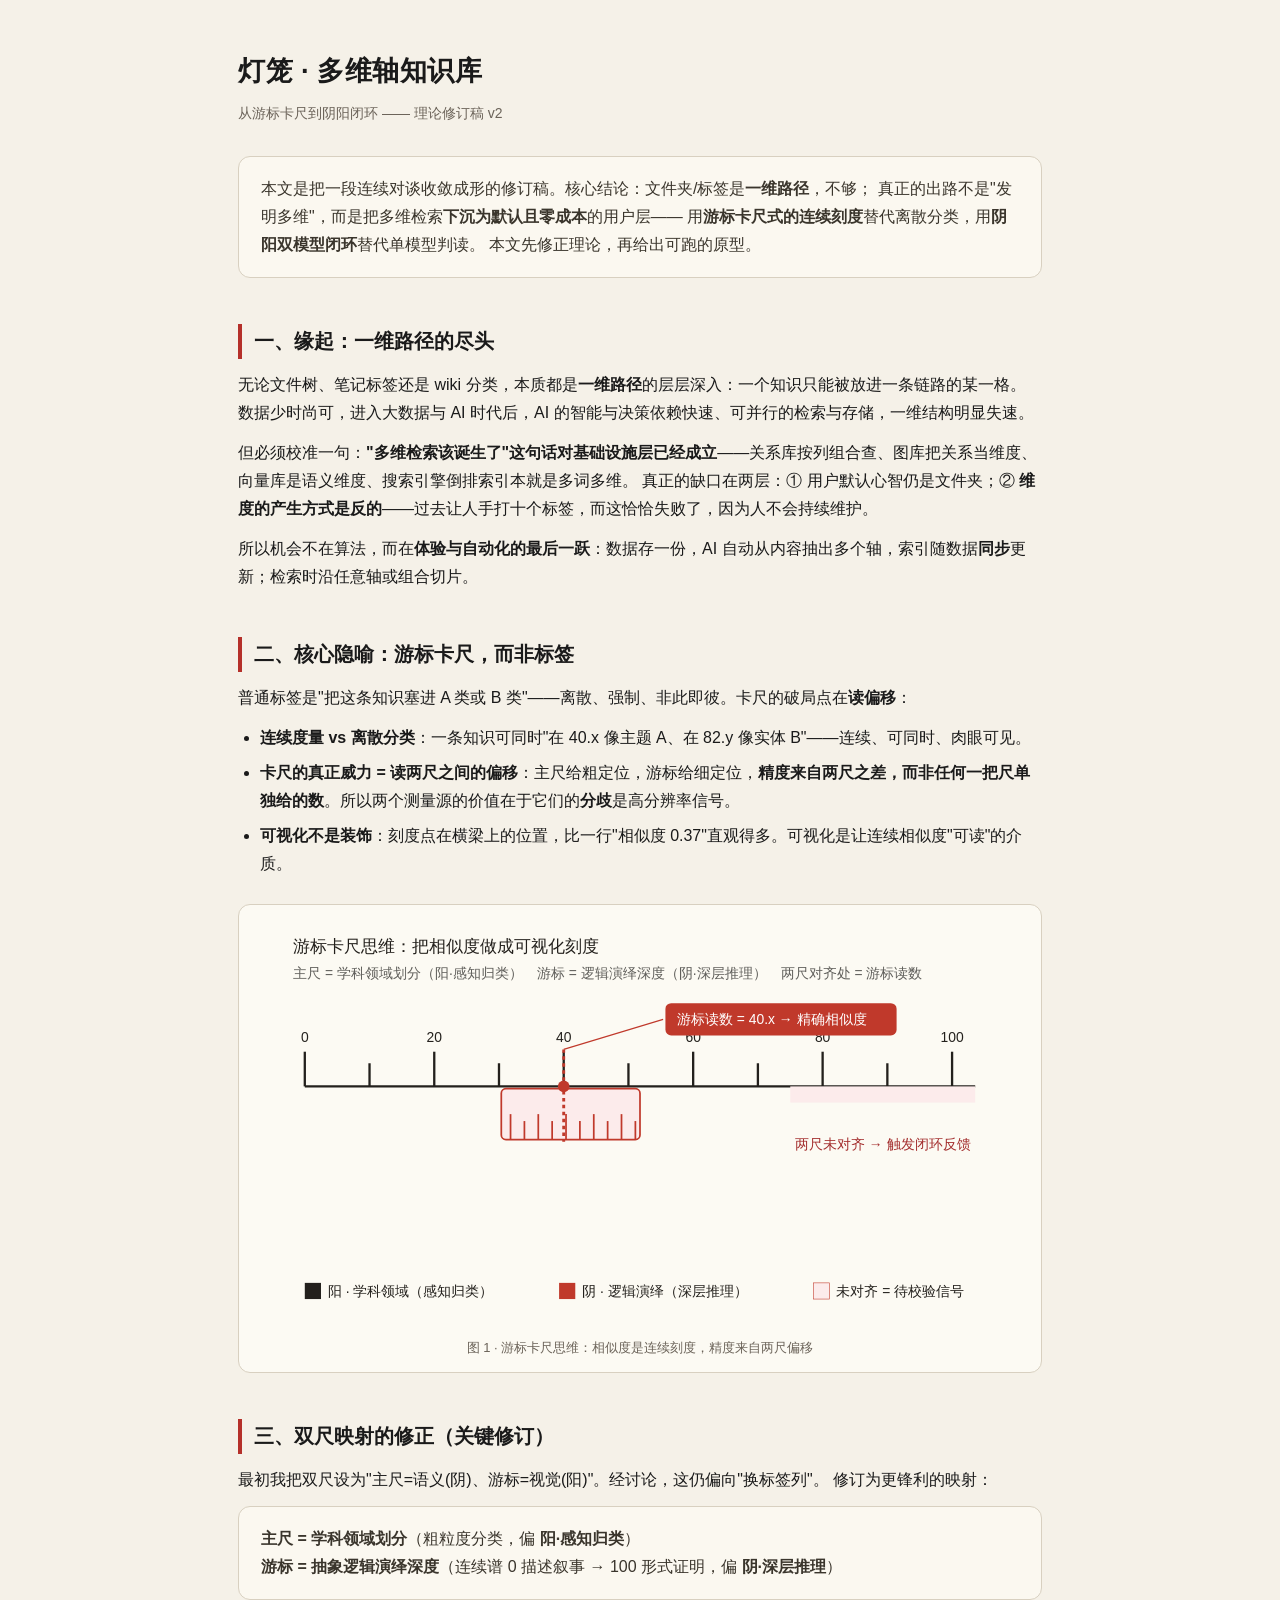
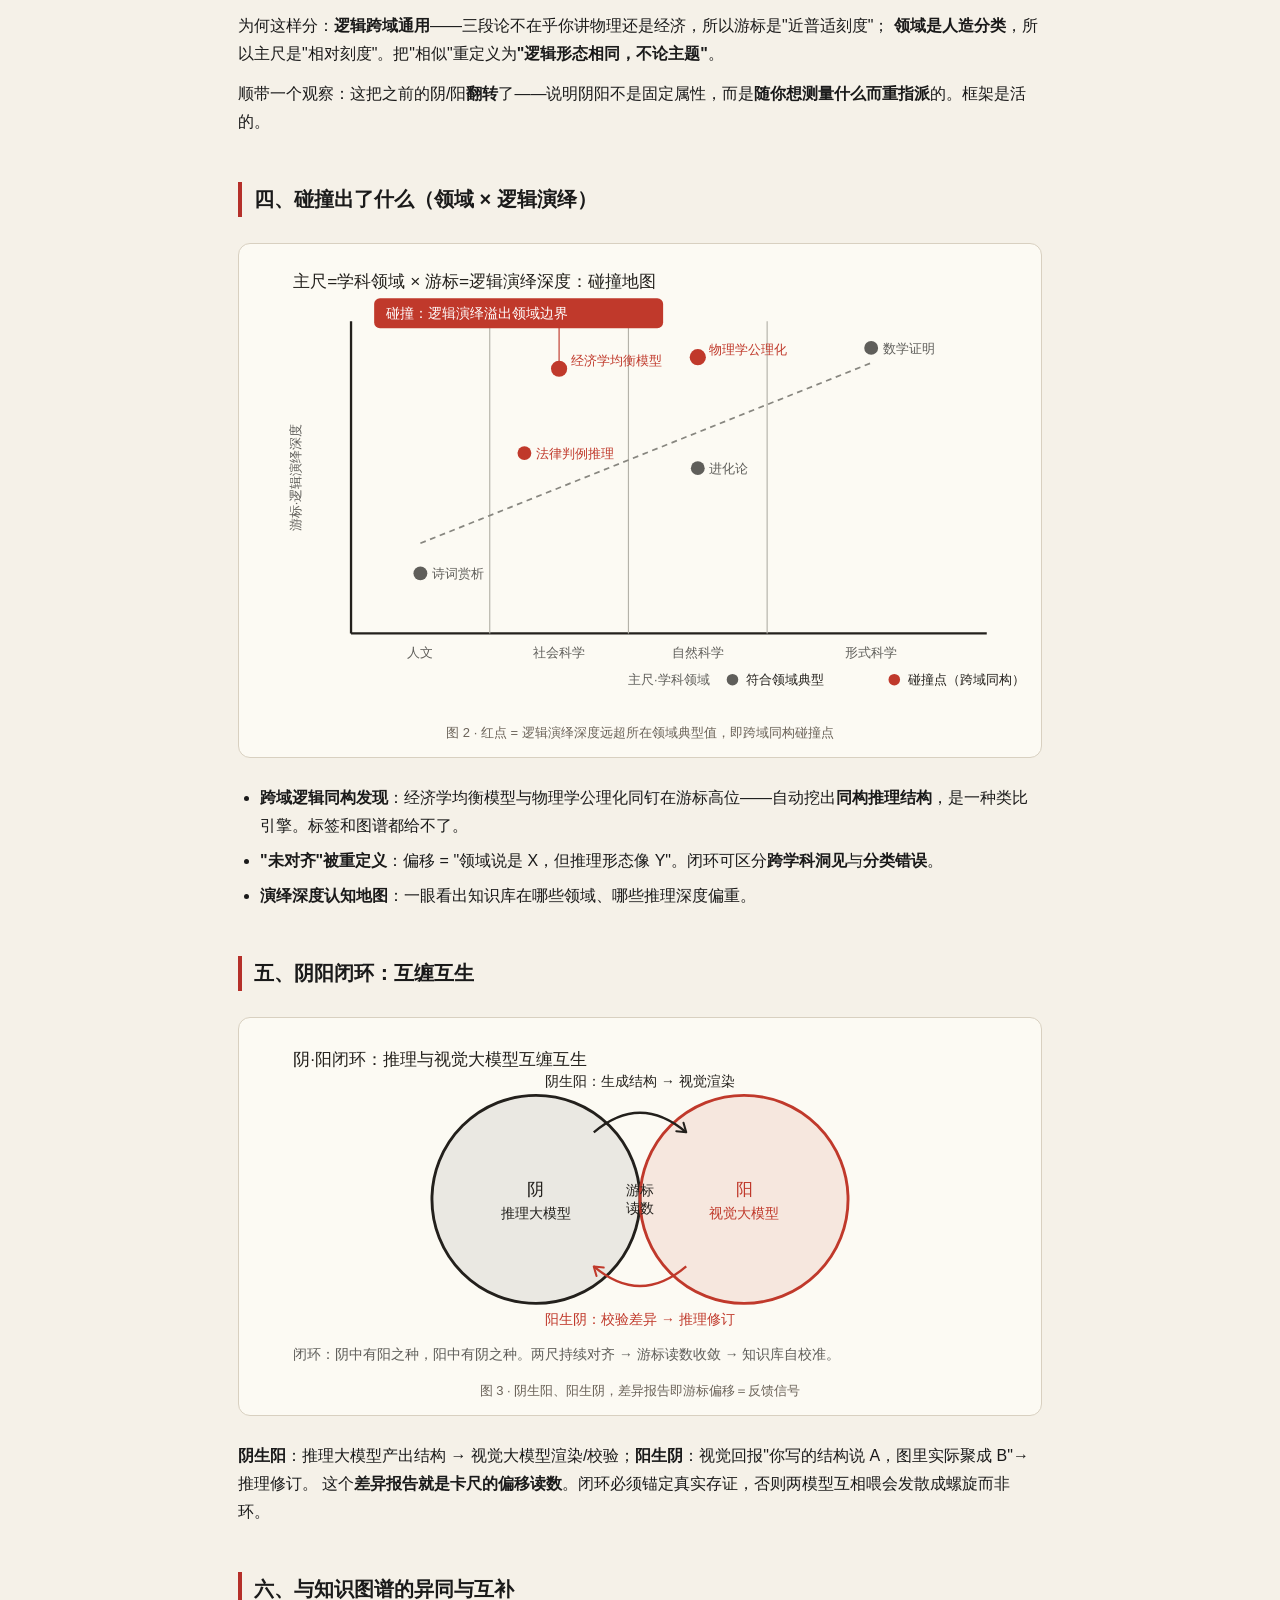
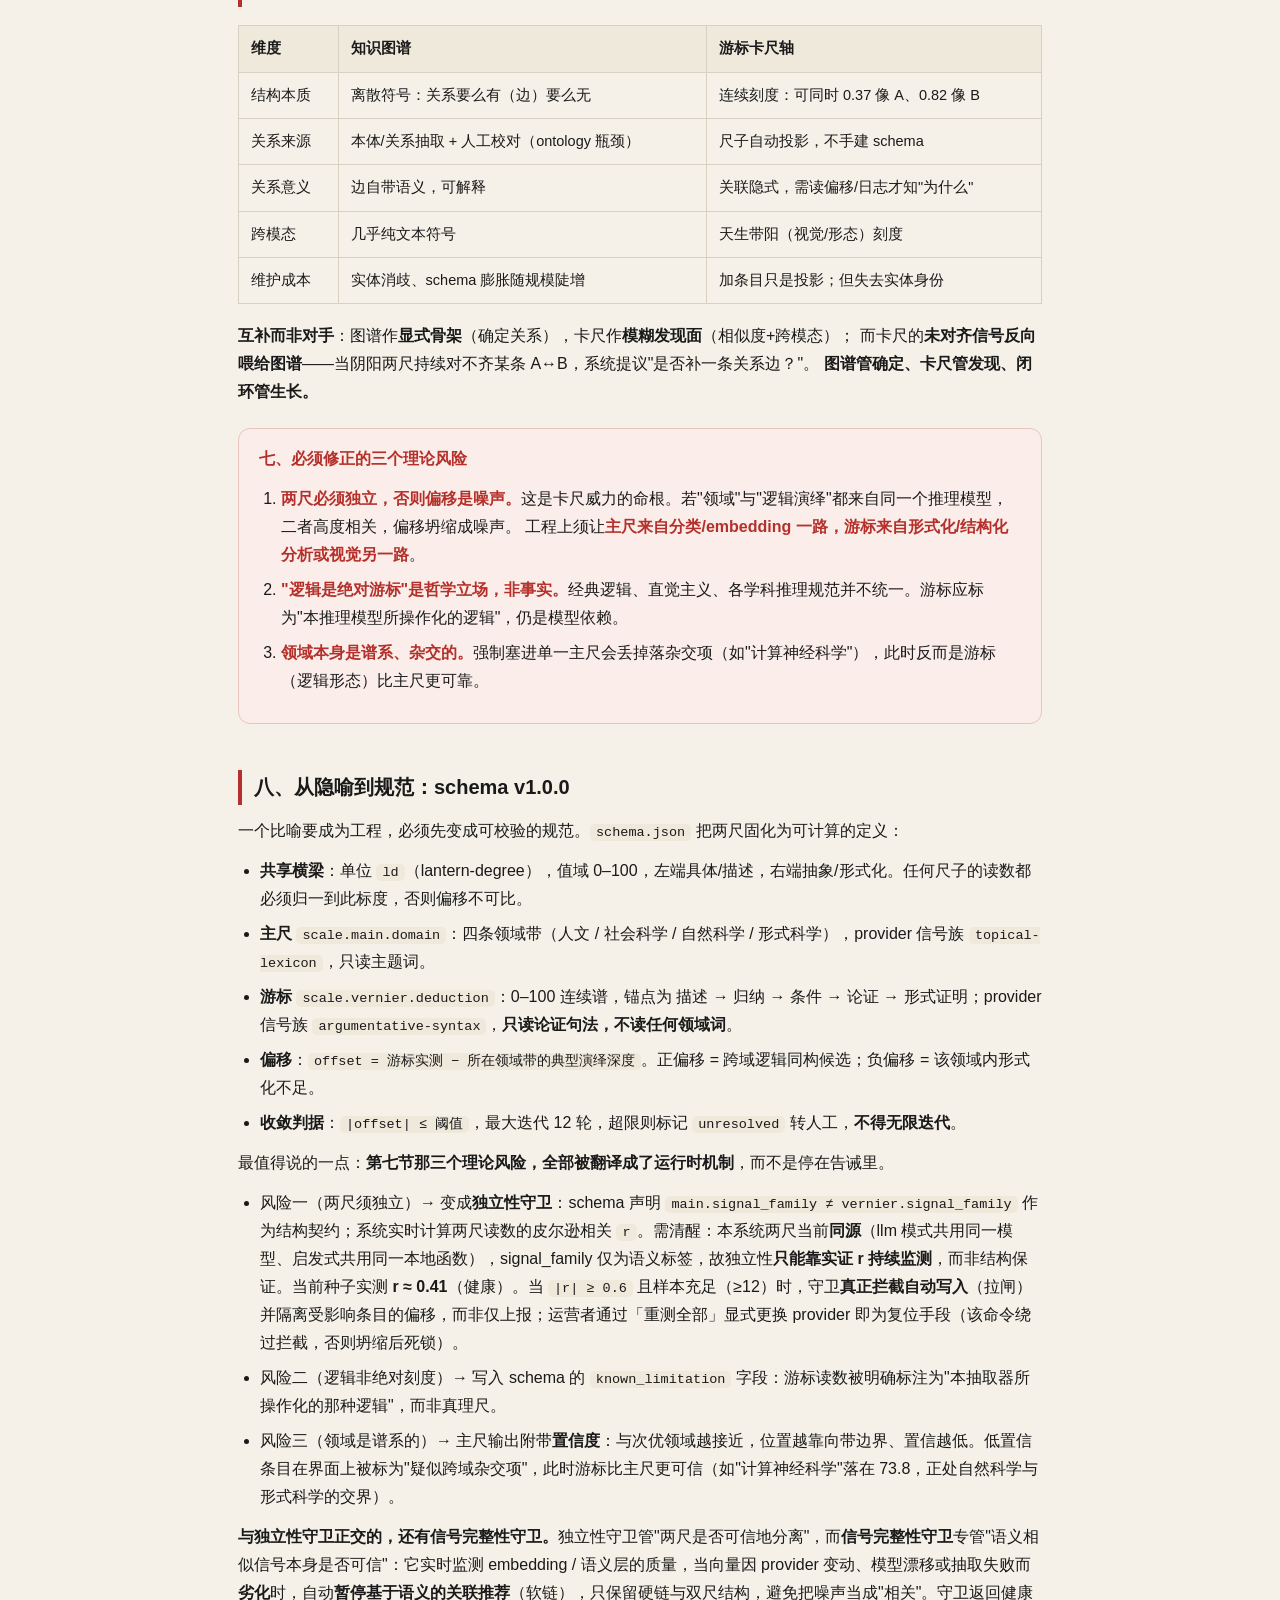
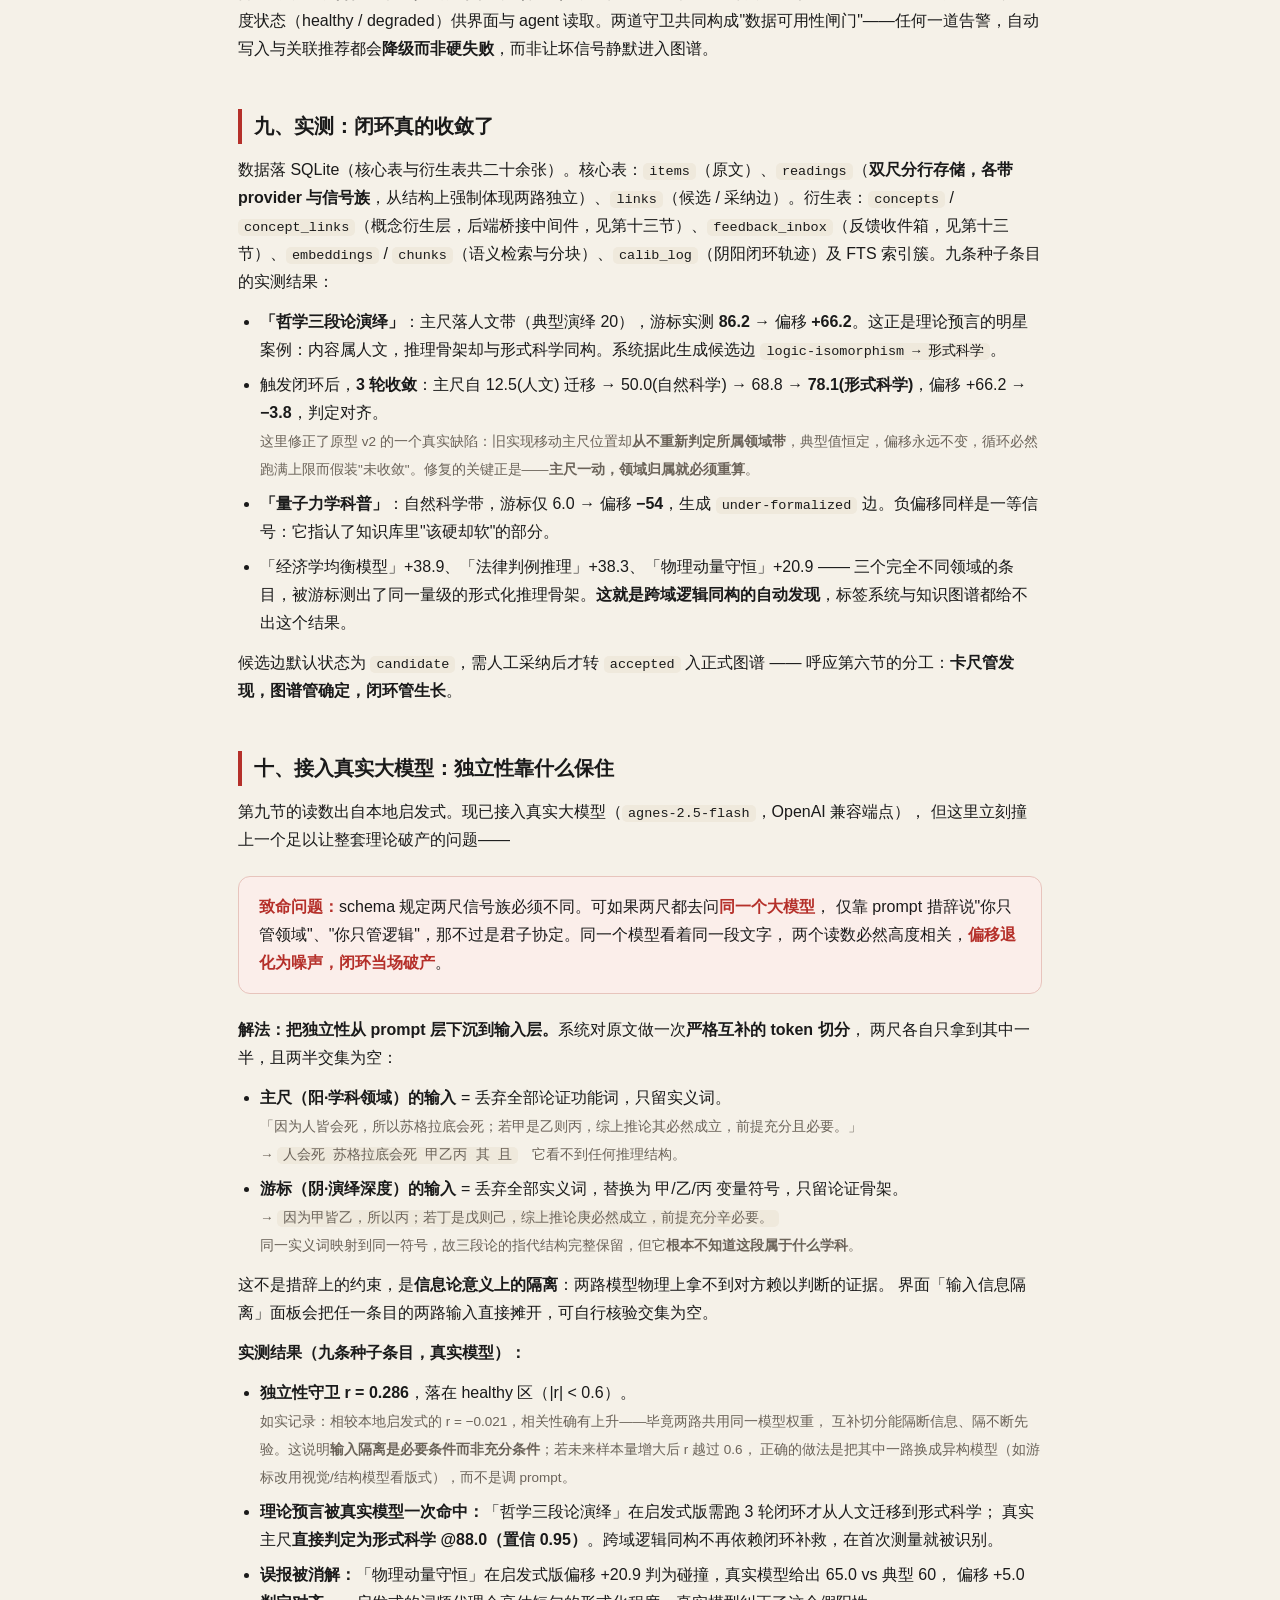
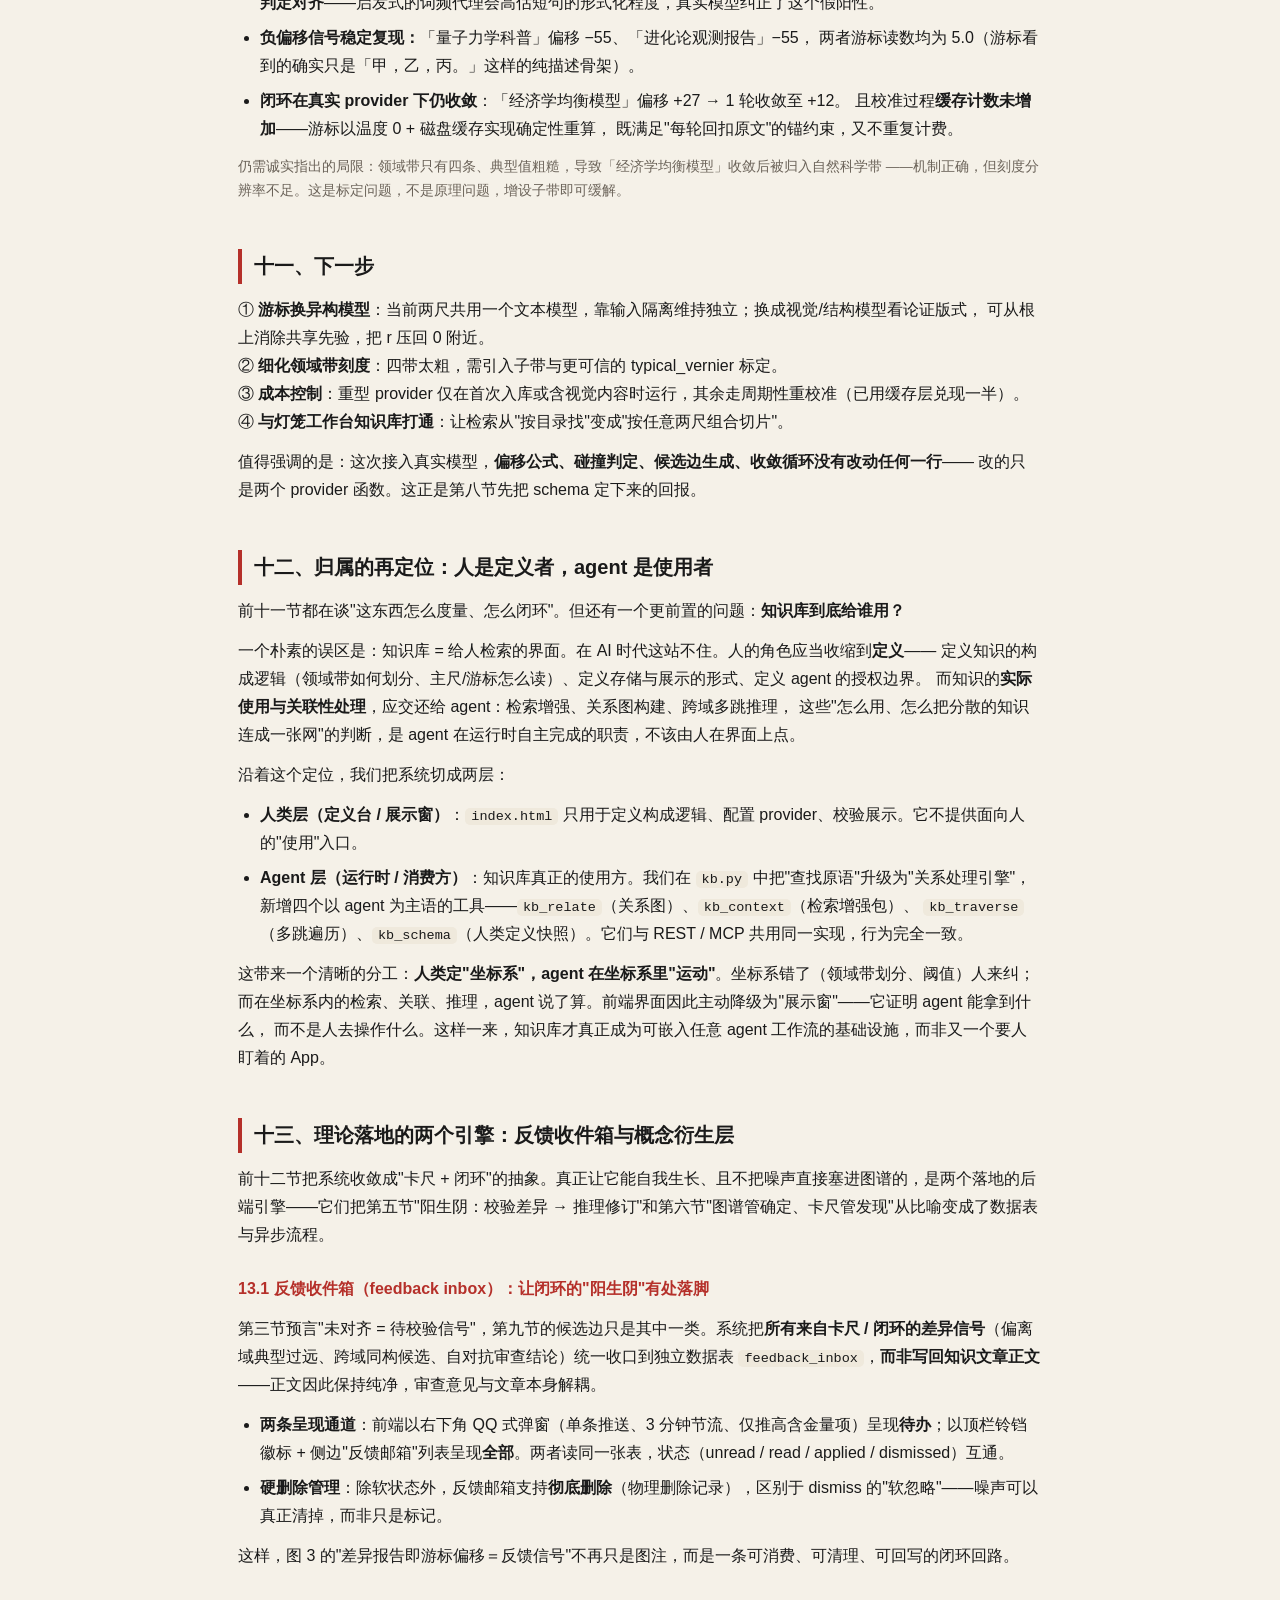
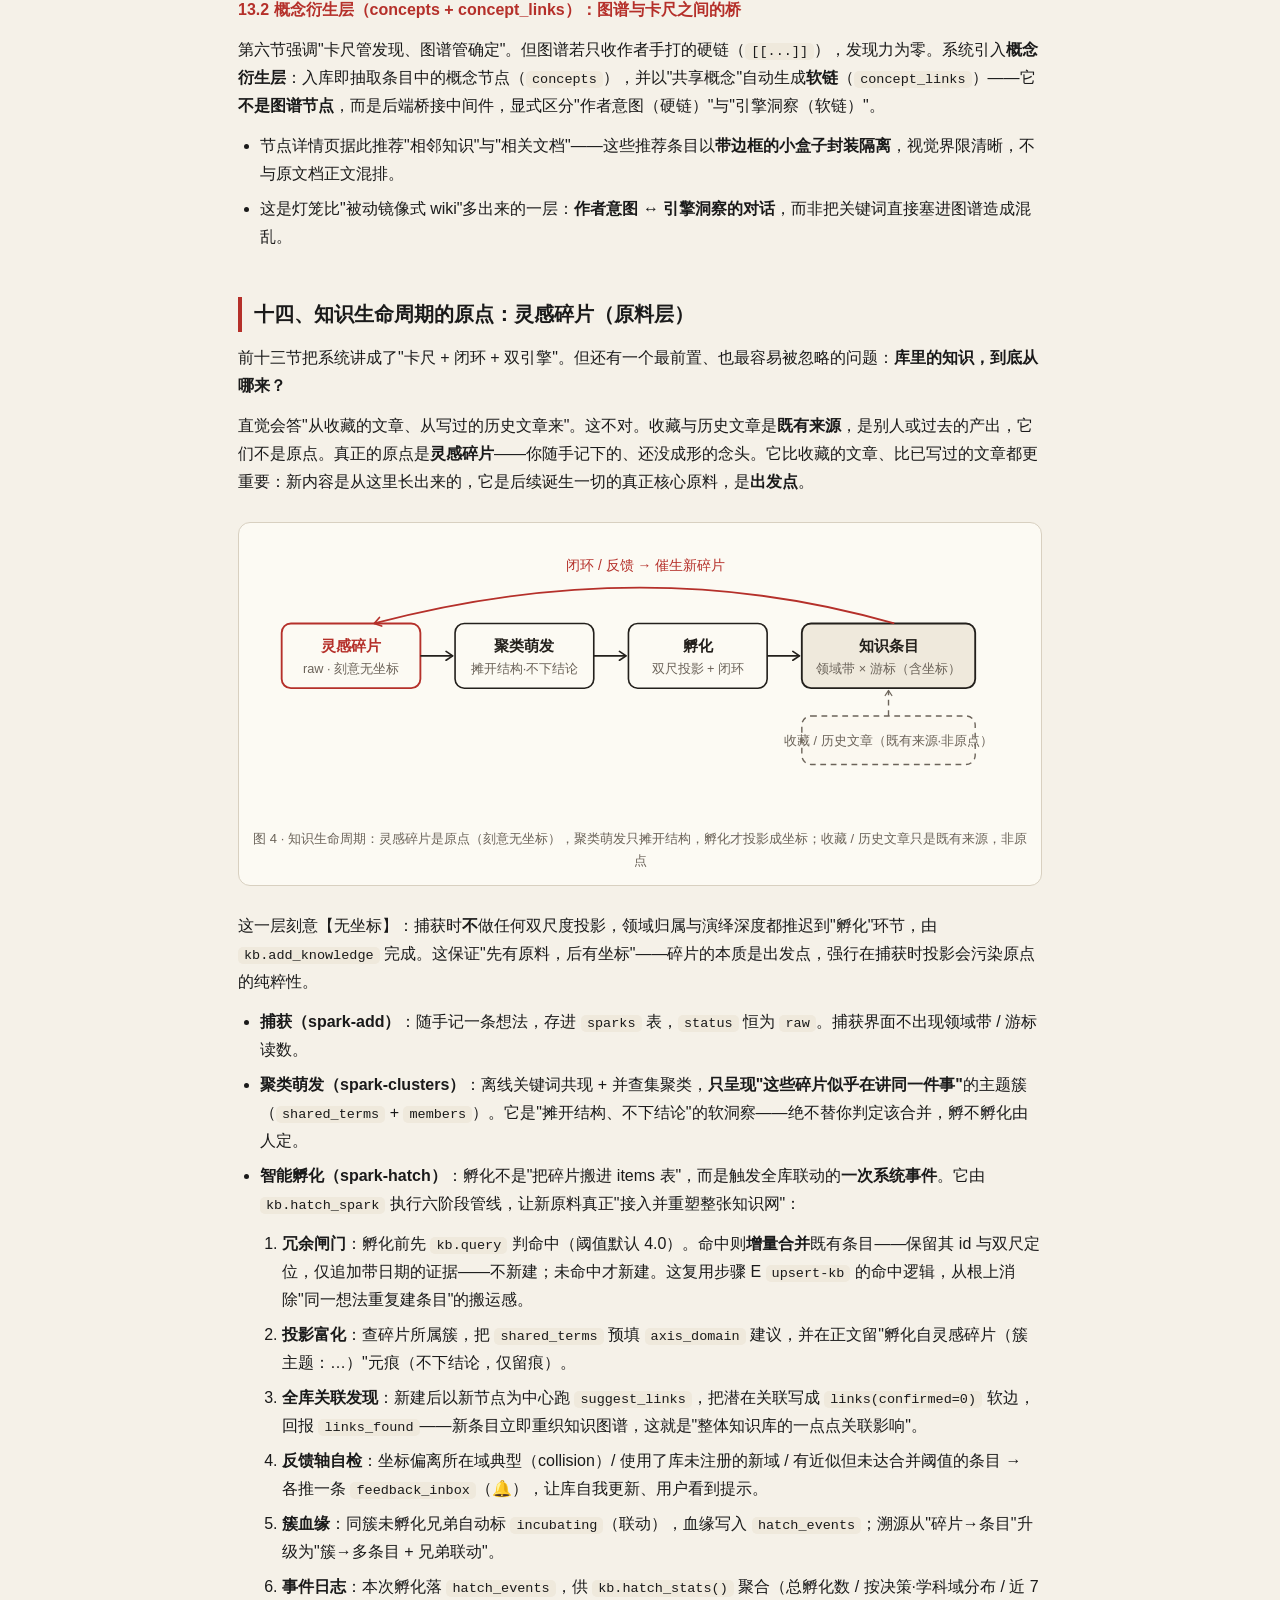
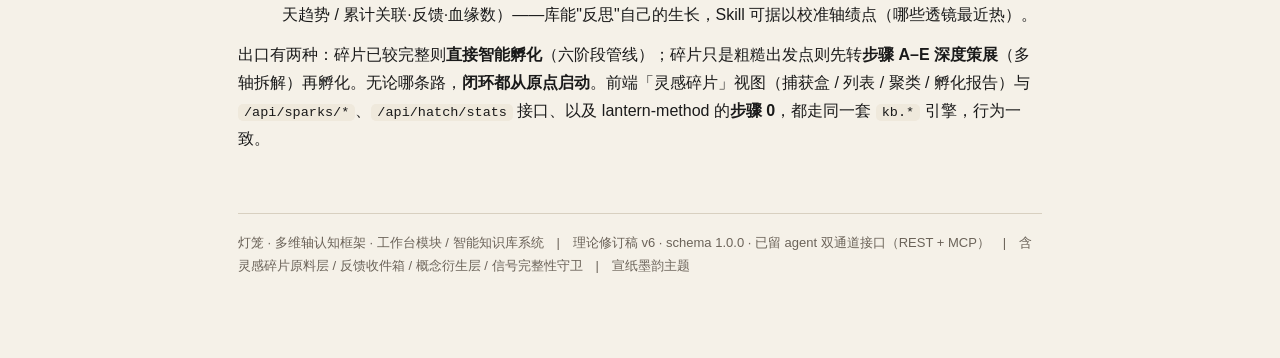
<file: web/theory.html>
<!DOCTYPE html>
<html lang="zh-CN">
<head>
<meta charset="UTF-8">
<meta name="viewport" content="width=device-width, initial-scale=1.0">
<title>灯笼·多维轴知识库：从游标卡尺到阴阳闭环（理论修订稿）</title>
<style>
  :root{
    --paper:#F5F1E8; --ink:#1A1A1A; --muted:#6B6359;
    --cinnabar:#B5302A; --line:#D8D0C0;
  }
  *{box-sizing:border-box;}
  body{
    margin:0; background:var(--paper); color:var(--ink);
    font-family:-apple-system,"PingFang SC","Microsoft YaHei",sans-serif;
    line-height:1.75; font-size:16px;
  }
  .wrap{max-width:860px; margin:0 auto; padding:48px 28px 80px;}
  h1{font-size:27px; font-weight:600; letter-spacing:.5px; margin:0 0 6px;}
  h2{font-size:20px; font-weight:600; margin:46px 0 12px; padding-left:12px; border-left:4px solid var(--cinnabar);}
  h3{font-size:16px; font-weight:600; margin:26px 0 8px; color:var(--cinnabar);}
  p{margin:12px 0;}
  .sub{color:var(--muted); font-size:14px; margin-bottom:30px;}
  .lead{background:#FBF8F0; border:1px solid var(--line); border-radius:12px; padding:18px 22px; color:#3a352c;}
  .fig{margin:26px 0; padding:8px; border:1px solid var(--line); border-radius:12px; background:#FCFAF3;}
  .fig svg{display:block; width:100%; height:auto;}
  .cap{font-size:13px; color:var(--muted); text-align:center; padding:8px 4px 4px;}
  table{width:100%; border-collapse:collapse; margin:18px 0; font-size:14.5px;}
  th,td{border:1px solid var(--line); padding:10px 12px; vertical-align:top; text-align:left;}
  th{background:#EFE9DC; font-weight:600;}
  .warn{background:#FBEEEA; border:1px solid #E7C4BC; border-radius:12px; padding:16px 20px; margin:22px 0;}
  .warn b{color:var(--cinnabar);}
  .tag{display:inline-block; font-size:12px; padding:2px 9px; border-radius:999px; background:#EFE9DC; color:#5b5346; margin-right:6px;}
  code{background:#EFE9DC; padding:1px 6px; border-radius:5px; font-size:13.5px;}
  ol,ul{margin:12px 0; padding-left:22px;}
  li{margin:7px 0;}
  footer{margin-top:60px; padding-top:18px; border-top:1px solid var(--line); color:var(--muted); font-size:13px;}
  .muted{color:var(--muted); font-size:13.5px;}
</style>
</head>
<body>
<div class="wrap">

  <h1>灯笼 · 多维轴知识库</h1>
  <div class="sub">从游标卡尺到阴阳闭环 —— 理论修订稿 v2</div>

  <div class="lead">
    本文是把一段连续对谈收敛成形的修订稿。核心结论：文件夹/标签是<b>一维路径</b>，不够；
    真正的出路不是"发明多维"，而是把多维检索<b>下沉为默认且零成本</b>的用户层——
    用<b>游标卡尺式的连续刻度</b>替代离散分类，用<b>阴阳双模型闭环</b>替代单模型判读。
    本文先修正理论，再给出可跑的原型。
  </div>

  <h2>一、缘起：一维路径的尽头</h2>
  <p>无论文件树、笔记标签还是 wiki 分类，本质都是<b>一维路径</b>的层层深入：一个知识只能被放进一条链路的某一格。
  数据少时尚可，进入大数据与 AI 时代后，AI 的智能与决策依赖快速、可并行的检索与存储，一维结构明显失速。</p>
  <p>但必须校准一句：<b>"多维检索该诞生了"这句话对基础设施层已经成立</b>——关系库按列组合查、图库把关系当维度、向量库是语义维度、搜索引擎倒排索引本就是多词多维。
  真正的缺口在两层：① 用户默认心智仍是文件夹；② <b>维度的产生方式是反的</b>——过去让人手打十个标签，而这恰恰失败了，因为人不会持续维护。</p>
  <p>所以机会不在算法，而在<b>体验与自动化的最后一跃</b>：数据存一份，AI 自动从内容抽出多个轴，索引随数据<b>同步</b>更新；检索时沿任意轴或组合切片。</p>

  <h2>二、核心隐喻：游标卡尺，而非标签</h2>
  <p>普通标签是"把这条知识塞进 A 类或 B 类"——离散、强制、非此即彼。卡尺的破局点在<b>读偏移</b>：</p>
  <ul>
    <li><b>连续度量 vs 离散分类</b>：一条知识可同时"在 40.x 像主题 A、在 82.y 像实体 B"——连续、可同时、肉眼可见。</li>
    <li><b>卡尺的真正威力 = 读两尺之间的偏移</b>：主尺给粗定位，游标给细定位，<b>精度来自两尺之差，而非任何一把尺单独给的数</b>。所以两个测量源的价值在于它们的<b>分歧</b>是高分辨率信号。</li>
    <li><b>可视化不是装饰</b>：刻度点在横梁上的位置，比一行"相似度 0.37"直观得多。可视化是让连续相似度"可读"的介质。</li>
  </ul>

  <div class="fig">
    <svg viewBox="0 0 680 360" width="100%" xmlns="http://www.w3.org/2000/svg" role="img">
      <title>游标卡尺思维：把相似度做成可视化刻度</title>
      <text x="40" y="34" font-size="15" font-weight="500" fill="#23201C">游标卡尺思维：把相似度做成可视化刻度</text>
      <text x="40" y="56" font-size="12" fill="#5F5E5A">主尺 = 学科领域划分（阳·感知归类）　游标 = 逻辑演绎深度（阴·深层推理）　两尺对齐处 = 游标读数</text>
      <line x1="50" y1="150" x2="630" y2="150" stroke="#23201C" stroke-width="2"/>
      <g stroke="#23201C" stroke-width="2">
        <line x1="50" y1="120" x2="50" y2="150"/><line x1="106" y1="130" x2="106" y2="150"/>
        <line x1="162" y1="120" x2="162" y2="150"/><line x1="218" y1="130" x2="218" y2="150"/>
        <line x1="274" y1="120" x2="274" y2="150"/><line x1="330" y1="130" x2="330" y2="150"/>
        <line x1="386" y1="120" x2="386" y2="150"/><line x1="442" y1="130" x2="442" y2="150"/>
        <line x1="498" y1="120" x2="498" y2="150"/><line x1="554" y1="130" x2="554" y2="150"/>
        <line x1="610" y1="120" x2="610" y2="150"/>
      </g>
      <g fill="#23201C" font-size="12" text-anchor="middle">
        <text x="50" y="112">0</text><text x="162" y="112">20</text><text x="274" y="112">40</text><text x="386" y="112">60</text><text x="498" y="112">80</text><text x="610" y="112">100</text>
      </g>
      <rect x="220" y="152" width="120" height="44" rx="4" fill="#FCEBEB" stroke="#C0392B" stroke-width="1.5"/>
      <g stroke="#C0392B" stroke-width="1.5">
        <line x1="228" y1="174" x2="228" y2="196"/><line x1="240" y1="180" x2="240" y2="196"/>
        <line x1="252" y1="174" x2="252" y2="196"/><line x1="264" y1="180" x2="264" y2="196"/>
        <line x1="276" y1="174" x2="276" y2="196"/><line x1="288" y1="180" x2="288" y2="196"/>
        <line x1="300" y1="174" x2="300" y2="196"/><line x1="312" y1="180" x2="312" y2="196"/>
        <line x1="324" y1="174" x2="324" y2="196"/><line x1="336" y1="180" x2="336" y2="196"/>
      </g>
      <line x1="274" y1="118" x2="274" y2="198" stroke="#C0392B" stroke-width="2.5" stroke-dasharray="3 3"/>
      <circle cx="274" cy="150" r="5" fill="#C0392B"/>
      <line x1="274" y1="118" x2="360" y2="92" stroke="#C0392B" stroke-width="1"/>
      <rect x="362" y="78" width="200" height="28" rx="5" fill="#C0392B"/>
      <text x="372" y="96" font-size="12" fill="#FFFFFF">游标读数 = 40.x → 精确相似度</text>
      <rect x="470" y="150" width="160" height="14" fill="#FCEBEB"/>
      <text x="550" y="204" font-size="12" fill="#A32D2D" text-anchor="middle">两尺未对齐 → 触发闭环反馈</text>
      <g font-size="12" fill="#23201C">
        <rect x="50" y="320" width="14" height="14" fill="#23201C"/><text x="70" y="331">阳 · 学科领域（感知归类）</text>
        <rect x="270" y="320" width="14" height="14" fill="#C0392B"/><text x="290" y="331">阴 · 逻辑演绎（深层推理）</text>
        <rect x="490" y="320" width="14" height="14" fill="#FCEBEB" stroke="#C0392B" stroke-width="0.5"/><text x="510" y="331">未对齐 = 待校验信号</text>
      </g>
    </svg>
    <div class="cap">图 1 · 游标卡尺思维：相似度是连续刻度，精度来自两尺偏移</div>
  </div>

  <h2>三、双尺映射的修正（关键修订）</h2>
  <p>最初我把双尺设为"主尺=语义(阴)、游标=视觉(阳)"。经讨论，这仍偏向"换标签列"。
  修订为更锋利的映射：</p>
  <div class="lead">
    <p style="margin:0"><b>主尺 = 学科领域划分</b>（粗粒度分类，偏 <b>阳·感知归类</b>）<br>
    <b>游标 = 抽象逻辑演绎深度</b>（连续谱 0 描述叙事 → 100 形式证明，偏 <b>阴·深层推理</b>）</p>
  </div>
  <p>为何这样分：<b>逻辑跨域通用</b>——三段论不在乎你讲物理还是经济，所以游标是"近普适刻度"；
  <b>领域是人造分类</b>，所以主尺是"相对刻度"。把"相似"重定义为<b>"逻辑形态相同，不论主题"</b>。</p>
  <p>顺带一个观察：这把之前的阴/阳<b>翻转</b>了——说明阴阳不是固定属性，而是<b>随你想测量什么而重指派</b>的。框架是活的。</p>

  <h2>四、碰撞出了什么（领域 × 逻辑演绎）</h2>
  <div class="fig">
    <svg viewBox="0 0 680 400" width="100%" xmlns="http://www.w3.org/2000/svg" role="img">
      <title>主尺=学科领域 × 游标=逻辑演绎深度：碰撞地图</title>
      <text x="40" y="30" font-size="15" font-weight="500" fill="#23201C">主尺=学科领域 × 游标=逻辑演绎深度：碰撞地图</text>
      <line x1="90" y1="330" x2="640" y2="330" stroke="#23201C" stroke-width="2"/>
      <line x1="90" y1="60" x2="90" y2="330" stroke="#23201C" stroke-width="2"/>
      <g stroke="#B4B2A9" stroke-width="1">
        <line x1="210" y1="60" x2="210" y2="330"/><line x1="330" y1="60" x2="330" y2="330"/><line x1="450" y1="60" x2="450" y2="330"/>
      </g>
      <g fill="#5F5E5A" font-size="11" text-anchor="middle">
        <text x="150" y="350">人文</text><text x="270" y="350">社会科学</text><text x="390" y="350">自然科学</text><text x="540" y="350">形式科学</text>
      </g>
      <text x="46" y="195" font-size="11" fill="#5F5E5A" text-anchor="middle" transform="rotate(-90 46 195)">游标·逻辑演绎深度</text>
      <text x="365" y="374" font-size="11" fill="#5F5E5A" text-anchor="middle">主尺·学科领域</text>
      <line x1="150" y1="252" x2="540" y2="96" stroke="#888780" stroke-width="1.5" stroke-dasharray="5 4"/>
      <g fill="#5F5E5A">
        <circle cx="150" cy="278" r="6"/><text x="160" y="282" font-size="11" fill="#5F5E5A">诗词赏析</text>
        <circle cx="540" cy="83" r="6"/><text x="550" y="87" font-size="11" fill="#5F5E5A">数学证明</text>
        <circle cx="390" cy="187" r="6"/><text x="400" y="191" font-size="11" fill="#5F5E5A">进化论</text>
      </g>
      <g fill="#C0392B">
        <circle cx="270" cy="101" r="7"/><text x="280" y="98" font-size="11.5" fill="#C0392B">经济学均衡模型</text>
        <circle cx="240" cy="174" r="6"/><text x="250" y="178" font-size="11.5" fill="#C0392B">法律判例推理</text>
        <circle cx="390" cy="91" r="7"/><text x="400" y="88" font-size="11.5" fill="#C0392B">物理学公理化</text>
      </g>
      <line x1="270" y1="101" x2="270" y2="64" stroke="#C0392B" stroke-width="1"/>
      <rect x="110" y="40" width="250" height="26" rx="5" fill="#C0392B"/>
      <text x="120" y="57" font-size="12" fill="#ffffff">碰撞：逻辑演绎溢出领域边界</text>
      <g font-size="11" fill="#23201C">
        <circle cx="420" cy="370" r="5" fill="#5F5E5A"/><text x="432" y="374">符合领域典型</text>
        <circle cx="560" cy="370" r="5" fill="#C0392B"/><text x="572" y="374">碰撞点（跨域同构）</text>
      </g>
    </svg>
    <div class="cap">图 2 · 红点 = 逻辑演绎深度远超所在领域典型值，即跨域同构碰撞点</div>
  </div>
  <ul>
    <li><b>跨域逻辑同构发现</b>：经济学均衡模型与物理学公理化同钉在游标高位——自动挖出<b>同构推理结构</b>，是一种类比引擎。标签和图谱都给不了。</li>
    <li><b>"未对齐"被重定义</b>：偏移 = "领域说是 X，但推理形态像 Y"。闭环可区分<b>跨学科洞见</b>与<b>分类错误</b>。</li>
    <li><b>演绎深度认知地图</b>：一眼看出知识库在哪些领域、哪些推理深度偏重。</li>
  </ul>

  <h2>五、阴阳闭环：互缠互生</h2>
  <div class="fig">
    <svg viewBox="0 0 680 300" width="100%" xmlns="http://www.w3.org/2000/svg" role="img">
      <title>阴·阳闭环：推理与视觉大模型互缠互生</title>
      <text x="40" y="34" font-size="15" font-weight="500" fill="#23201C">阴·阳闭环：推理与视觉大模型互缠互生</text>
      <circle cx="250" cy="150" r="90" fill="#23201C" fill-opacity="0.08" stroke="#23201C" stroke-width="2.5"/>
      <circle cx="430" cy="150" r="90" fill="#C0392B" fill-opacity="0.10" stroke="#C0392B" stroke-width="2.5"/>
      <text x="250" y="146" font-size="15" font-weight="500" fill="#23201C" text-anchor="middle">阴</text>
      <text x="250" y="166" font-size="12" fill="#23201C" text-anchor="middle">推理大模型</text>
      <text x="430" y="146" font-size="15" font-weight="500" fill="#C0392B" text-anchor="middle">阳</text>
      <text x="430" y="166" font-size="12" fill="#C0392B" text-anchor="middle">视觉大模型</text>
      <text x="340" y="146" font-size="12" fill="#23201C" text-anchor="middle">游标</text>
      <text x="340" y="162" font-size="12" fill="#23201C" text-anchor="middle">读数</text>
      <path d="M300 92 Q340 58 380 92" fill="none" stroke="#23201C" stroke-width="2" marker-end="url(#ar)"/>
      <text x="340" y="52" font-size="12" fill="#23201C" text-anchor="middle">阴生阳：生成结构 → 视觉渲染</text>
      <path d="M380 208 Q340 242 300 208" fill="none" stroke="#C0392B" stroke-width="2" marker-end="url(#ar)"/>
      <text x="340" y="258" font-size="12" fill="#C0392B" text-anchor="middle">阳生阴：校验差异 → 推理修订</text>
      <text x="40" y="288" font-size="12" fill="#5F5E5A">闭环：阴中有阳之种，阳中有阴之种。两尺持续对齐 → 游标读数收敛 → 知识库自校准。</text>
      <defs><marker id="ar" viewBox="0 0 10 10" refX="8" refY="5" markerWidth="6" markerHeight="6" orient="auto-start-reverse"><path d="M2 1L8 5L2 9" fill="none" stroke="context-stroke" stroke-width="1.5" stroke-linecap="round" stroke-linejoin="round"/></marker></defs>
    </svg>
    <div class="cap">图 3 · 阴生阳、阳生阴，差异报告即游标偏移＝反馈信号</div>
  </div>
  <p><b>阴生阳</b>：推理大模型产出结构 → 视觉大模型渲染/校验；<b>阳生阴</b>：视觉回报"你写的结构说 A，图里实际聚成 B"→ 推理修订。
  这个<b>差异报告就是卡尺的偏移读数</b>。闭环必须锚定真实存证，否则两模型互相喂会发散成螺旋而非环。</p>

  <h2>六、与知识图谱的异同与互补</h2>
  <table>
    <tr><th>维度</th><th>知识图谱</th><th>游标卡尺轴</th></tr>
    <tr><td>结构本质</td><td>离散符号：关系要么有（边）要么无</td><td>连续刻度：可同时 0.37 像 A、0.82 像 B</td></tr>
    <tr><td>关系来源</td><td>本体/关系抽取 + 人工校对（ontology 瓶颈）</td><td>尺子自动投影，不手建 schema</td></tr>
    <tr><td>关系意义</td><td>边自带语义，可解释</td><td>关联隐式，需读偏移/日志才知"为什么"</td></tr>
    <tr><td>跨模态</td><td>几乎纯文本符号</td><td>天生带阳（视觉/形态）刻度</td></tr>
    <tr><td>维护成本</td><td>实体消歧、schema 膨胀随规模陡增</td><td>加条目只是投影；但失去实体身份</td></tr>
  </table>
  <p><b>互补而非对手</b>：图谱作<b>显式骨架</b>（确定关系），卡尺作<b>模糊发现面</b>（相似度+跨模态）；
  而卡尺的<b>未对齐信号反向喂给图谱</b>——当阴阳两尺持续对不齐某条 A↔B，系统提议"是否补一条关系边？"。
  <b>图谱管确定、卡尺管发现、闭环管生长。</b></p>

  <div class="warn">
    <b>七、必须修正的三个理论风险</b>
    <ol>
      <li><b>两尺必须独立，否则偏移是噪声。</b>这是卡尺威力的命根。若"领域"与"逻辑演绎"都来自同一个推理模型，二者高度相关，偏移坍缩成噪声。
      工程上须让<b>主尺来自分类/embedding 一路，游标来自形式化/结构化分析或视觉另一路</b>。</li>
      <li><b>"逻辑是绝对游标"是哲学立场，非事实。</b>经典逻辑、直觉主义、各学科推理规范并不统一。游标应标为"本推理模型所操作化的逻辑"，仍是模型依赖。</li>
      <li><b>领域本身是谱系、杂交的。</b>强制塞进单一主尺会丢掉落杂交项（如"计算神经科学"），此时反而是游标（逻辑形态）比主尺更可靠。</li>
    </ol>
  </div>

  <h2>八、从隐喻到规范：schema v1.0.0</h2>
  <p>一个比喻要成为工程，必须先变成可校验的规范。<code>schema.json</code> 把两尺固化为可计算的定义：</p>
  <ul>
    <li><b>共享横梁</b>：单位 <code>ld</code>（lantern-degree），值域 0–100，左端具体/描述，右端抽象/形式化。任何尺子的读数都必须归一到此标度，否则偏移不可比。</li>
    <li><b>主尺</b> <code>scale.main.domain</code>：四条领域带（人文 / 社会科学 / 自然科学 / 形式科学），provider 信号族 <code>topical-lexicon</code>，只读主题词。</li>
    <li><b>游标</b> <code>scale.vernier.deduction</code>：0–100 连续谱，锚点为 描述 → 归纳 → 条件 → 论证 → 形式证明；provider 信号族 <code>argumentative-syntax</code>，<b>只读论证句法，不读任何领域词</b>。</li>
    <li><b>偏移</b>：<code>offset = 游标实测 − 所在领域带的典型演绎深度</code>。正偏移 = 跨域逻辑同构候选；负偏移 = 该领域内形式化不足。</li>
    <li><b>收敛判据</b>：<code>|offset| ≤ 阈值</code>，最大迭代 12 轮，超限则标记 <code>unresolved</code> 转人工，<b>不得无限迭代</b>。</li>
  </ul>

  <p>最值得说的一点：<b>第七节那三个理论风险，全部被翻译成了运行时机制</b>，而不是停在告诫里。</p>
  <ul>
    <li>风险一（两尺须独立）→ 变成<b>独立性守卫</b>：schema 声明 <code>main.signal_family ≠ vernier.signal_family</code> 作为结构契约；系统实时计算两尺读数的皮尔逊相关 <code>r</code>。需清醒：本系统两尺当前<b>同源</b>（llm 模式共用同一模型、启发式共用同一本地函数），signal_family 仅为语义标签，故独立性<b>只能靠实证 r 持续监测</b>，而非结构保证。当前种子实测 <b>r ≈ 0.41</b>（健康）。当 <code>|r| ≥ 0.6</code> 且样本充足（≥12）时，守卫<b>真正拦截自动写入</b>（拉闸）并隔离受影响条目的偏移，而非仅上报；运营者通过「重测全部」显式更换 provider 即为复位手段（该命令绕过拦截，否则坍缩后死锁）。</li>
    <li>风险二（逻辑非绝对刻度）→ 写入 schema 的 <code>known_limitation</code> 字段：游标读数被明确标注为"本抽取器所操作化的那种逻辑"，而非真理尺。</li>
    <li>风险三（领域是谱系的）→ 主尺输出附带<b>置信度</b>：与次优领域越接近，位置越靠向带边界、置信越低。低置信条目在界面上被标为"疑似跨域杂交项"，此时游标比主尺更可信（如"计算神经科学"落在 73.8，正处自然科学与形式科学的交界）。</li>
  </ul>

  <p><b>与独立性守卫正交的，还有信号完整性守卫。</b>独立性守卫管"两尺是否可信地分离"，而<b>信号完整性守卫</b>专管"语义相似信号本身是否可信"：它实时监测 embedding / 语义层的质量，当向量因 provider 变动、模型漂移或抽取失败而<b>劣化</b>时，自动<b>暂停基于语义的关联推荐</b>（软链），只保留硬链与双尺结构，避免把噪声当成"相关"。守卫返回健康度状态（healthy / degraded）供界面与 agent 读取。两道守卫共同构成"数据可用性闸门"——任何一道告警，自动写入与关联推荐都会<b>降级而非硬失败</b>，而非让坏信号静默进入图谱。</p>

  <h2>九、实测：闭环真的收敛了</h2>
  <p>数据落 SQLite（核心表与衍生表共二十余张）。核心表：<code>items</code>（原文）、<code>readings</code>（<b>双尺分行存储，各带 provider 与信号族</b>，从结构上强制体现两路独立）、<code>links</code>（候选 / 采纳边）。衍生表：<code>concepts</code> / <code>concept_links</code>（概念衍生层，后端桥接中间件，见第十三节）、<code>feedback_inbox</code>（反馈收件箱，见第十三节）、<code>embeddings</code> / <code>chunks</code>（语义检索与分块）、<code>calib_log</code>（阴阳闭环轨迹）及 FTS 索引簇。九条种子条目的实测结果：</p>
  <ul>
    <li><b>「哲学三段论演绎」</b>：主尺落人文带（典型演绎 20），游标实测 <b>86.2</b> → 偏移 <b>+66.2</b>。这正是理论预言的明星案例：内容属人文，推理骨架却与形式科学同构。系统据此生成候选边 <code>logic-isomorphism → 形式科学</code>。</li>
    <li>触发闭环后，<b>3 轮收敛</b>：主尺自 12.5(人文) 迁移 → 50.0(自然科学) → 68.8 → <b>78.1(形式科学)</b>，偏移 +66.2 → <b>−3.8</b>，判定对齐。<br>
    <span class="muted">这里修正了原型 v2 的一个真实缺陷：旧实现移动主尺位置却<b>从不重新判定所属领域带</b>，典型值恒定，偏移永远不变，循环必然跑满上限而假装"未收敛"。修复的关键正是——<b>主尺一动，领域归属就必须重算</b>。</span></li>
    <li><b>「量子力学科普」</b>：自然科学带，游标仅 6.0 → 偏移 <b>−54</b>，生成 <code>under-formalized</code> 边。负偏移同样是一等信号：它指认了知识库里"该硬却软"的部分。</li>
    <li>「经济学均衡模型」+38.9、「法律判例推理」+38.3、「物理动量守恒」+20.9 —— 三个完全不同领域的条目，被游标测出了同一量级的形式化推理骨架。<b>这就是跨域逻辑同构的自动发现</b>，标签系统与知识图谱都给不出这个结果。</li>
  </ul>
  <p>候选边默认状态为 <code>candidate</code>，需人工采纳后才转 <code>accepted</code> 入正式图谱 —— 呼应第六节的分工：<b>卡尺管发现，图谱管确定，闭环管生长</b>。</p>

  <h2>十、接入真实大模型：独立性靠什么保住</h2>
  <p>第九节的读数出自本地启发式。现已接入真实大模型（<code>agnes-2.5-flash</code>，OpenAI 兼容端点），
  但这里立刻撞上一个足以让整套理论破产的问题——</p>

  <p class="warn"><b>致命问题：</b>schema 规定两尺信号族必须不同。可如果两尺都去问<b>同一个大模型</b>，
  仅靠 prompt 措辞说"你只管领域"、"你只管逻辑"，那不过是君子协定。同一个模型看着同一段文字，
  两个读数必然高度相关，<b>偏移退化为噪声，闭环当场破产</b>。</p>

  <p><b>解法：把独立性从 prompt 层下沉到输入层。</b>系统对原文做一次<b>严格互补的 token 切分</b>，
  两尺各自只拿到其中一半，且两半交集为空：</p>
  <ul>
    <li><b>主尺（阳·学科领域）的输入</b> = 丢弃全部论证功能词，只留实义词。<br>
      <span class="muted">「因为人皆会死，所以苏格拉底会死；若甲是乙则丙，综上推论其必然成立，前提充分且必要。」<br>
      → <code>人会死 苏格拉底会死 甲乙丙 其 且</code>　它看不到任何推理结构。</span></li>
    <li><b>游标（阴·演绎深度）的输入</b> = 丢弃全部实义词，替换为 甲/乙/丙 变量符号，只留论证骨架。<br>
      <span class="muted">→ <code>因为甲皆乙，所以丙；若丁是戊则己，综上推论庚必然成立，前提充分辛必要。</code><br>
      同一实义词映射到同一符号，故三段论的指代结构完整保留，但它<b>根本不知道这段属于什么学科</b>。</span></li>
  </ul>
  <p>这不是措辞上的约束，是<b>信息论意义上的隔离</b>：两路模型物理上拿不到对方赖以判断的证据。
  界面「输入信息隔离」面板会把任一条目的两路输入直接摊开，可自行核验交集为空。</p>

  <p><b>实测结果（九条种子条目，真实模型）：</b></p>
  <ul>
    <li><b>独立性守卫 r = 0.286</b>，落在 healthy 区（|r| &lt; 0.6）。<br>
      <span class="muted">如实记录：相较本地启发式的 r = −0.021，相关性确有上升——毕竟两路共用同一模型权重，
      互补切分能隔断信息、隔不断先验。这说明<b>输入隔离是必要条件而非充分条件</b>；若未来样本量增大后 r 越过 0.6，
      正确的做法是把其中一路换成异构模型（如游标改用视觉/结构模型看版式），而不是调 prompt。</span></li>
    <li><b>理论预言被真实模型一次命中：</b>「哲学三段论演绎」在启发式版需跑 3 轮闭环才从人文迁移到形式科学；
      真实主尺<b>直接判定为形式科学 @88.0（置信 0.95）</b>。跨域逻辑同构不再依赖闭环补救，在首次测量就被识别。</li>
    <li><b>误报被消解：</b>「物理动量守恒」在启发式版偏移 +20.9 判为碰撞，真实模型给出 65.0 vs 典型 60，
      偏移 +5.0 <b>判定对齐</b>——启发式的词频代理会高估短句的形式化程度，真实模型纠正了这个假阳性。</li>
    <li><b>负偏移信号稳定复现：</b>「量子力学科普」偏移 −55、「进化论观测报告」−55，
      两者游标读数均为 5.0（游标看到的确实只是「甲，乙，丙。」这样的纯描述骨架）。</li>
    <li><b>闭环在真实 provider 下仍收敛</b>：「经济学均衡模型」偏移 +27 → 1 轮收敛至 +12。
      且校准过程<b>缓存计数未增加</b>——游标以温度 0 + 磁盘缓存实现确定性重算，
      既满足"每轮回扣原文"的锚约束，又不重复计费。</li>
  </ul>
  <p class="muted">仍需诚实指出的局限：领域带只有四条、典型值粗糙，导致「经济学均衡模型」收敛后被归入自然科学带
  ——机制正确，但刻度分辨率不足。这是标定问题，不是原理问题，增设子带即可缓解。</p>

  <h2>十一、下一步</h2>
  <p>① <b>游标换异构模型</b>：当前两尺共用一个文本模型，靠输入隔离维持独立；换成视觉/结构模型看论证版式，
  可从根上消除共享先验，把 r 压回 0 附近。<br>
  ② <b>细化领域带刻度</b>：四带太粗，需引入子带与更可信的 typical_vernier 标定。<br>
  ③ <b>成本控制</b>：重型 provider 仅在首次入库或含视觉内容时运行，其余走周期性重校准（已用缓存层兑现一半）。<br>
  ④ <b>与灯笼工作台知识库打通</b>：让检索从"按目录找"变成"按任意两尺组合切片"。</p>
  <p>值得强调的是：这次接入真实模型，<b>偏移公式、碰撞判定、候选边生成、收敛循环没有改动任何一行</b>——
  改的只是两个 provider 函数。这正是第八节先把 schema 定下来的回报。</p>

  <h2>十二、归属的再定位：人是定义者，agent 是使用者</h2>
  <p>前十一节都在谈"这东西怎么度量、怎么闭环"。但还有一个更前置的问题：<b>知识库到底给谁用？</b></p>
  <p>一个朴素的误区是：知识库 = 给人检索的界面。在 AI 时代这站不住。人的角色应当收缩到<b>定义</b>——
  定义知识的构成逻辑（领域带如何划分、主尺/游标怎么读）、定义存储与展示的形式、定义 agent 的授权边界。
  而知识的<b>实际使用与关联性处理</b>，应交还给 agent：检索增强、关系图构建、跨域多跳推理，
  这些"怎么用、怎么把分散的知识连成一张网"的判断，是 agent 在运行时自主完成的职责，不该由人在界面上点。</p>
  <p>沿着这个定位，我们把系统切成两层：</p>
  <ul>
    <li><b>人类层（定义台 / 展示窗）</b>：<code>index.html</code> 只用于定义构成逻辑、配置 provider、校验展示。它不提供面向人的"使用"入口。</li>
    <li><b>Agent 层（运行时 / 消费方）</b>：知识库真正的使用方。我们在 <code>kb.py</code> 中把"查找原语"升级为"关系处理引擎"，
      新增四个以 agent 为主语的工具——<code>kb_relate</code>（关系图）、<code>kb_context</code>（检索增强包）、
      <code>kb_traverse</code>（多跳遍历）、<code>kb_schema</code>（人类定义快照）。它们与 REST / MCP 共用同一实现，行为完全一致。</li>
  </ul>
  <p>这带来一个清晰的分工：<b>人类定"坐标系"，agent 在坐标系里"运动"</b>。坐标系错了（领域带划分、阈值）人来纠；
  而在坐标系内的检索、关联、推理，agent 说了算。前端界面因此主动降级为"展示窗"——它证明 agent 能拿到什么，
  而不是人去操作什么。这样一来，知识库才真正成为可嵌入任意 agent 工作流的基础设施，而非又一个要人盯着的 App。</p>

  <h2>十三、理论落地的两个引擎：反馈收件箱与概念衍生层</h2>
  <p>前十二节把系统收敛成"卡尺 + 闭环"的抽象。真正让它能自我生长、且不把噪声直接塞进图谱的，是两个落地的后端引擎——它们把第五节"阳生阴：校验差异 → 推理修订"和第六节"图谱管确定、卡尺管发现"从比喻变成了数据表与异步流程。</p>

  <h3>13.1 反馈收件箱（feedback inbox）：让闭环的"阳生阴"有处落脚</h3>
  <p>第三节预言"未对齐 = 待校验信号"，第九节的候选边只是其中一类。系统把<b>所有来自卡尺 / 闭环的差异信号</b>（偏离域典型过远、跨域同构候选、自对抗审查结论）统一收口到独立数据表 <code>feedback_inbox</code>，<b>而非写回知识文章正文</b>——正文因此保持纯净，审查意见与文章本身解耦。</p>
  <ul>
    <li><b>两条呈现通道</b>：前端以右下角 QQ 式弹窗（单条推送、3 分钟节流、仅推高含金量项）呈现<b>待办</b>；以顶栏铃铛徽标 + 侧边"反馈邮箱"列表呈现<b>全部</b>。两者读同一张表，状态（unread / read / applied / dismissed）互通。</li>
    <li><b>硬删除管理</b>：除软状态外，反馈邮箱支持<b>彻底删除</b>（物理删除记录），区别于 dismiss 的"软忽略"——噪声可以真正清掉，而非只是标记。</li>
  </ul>
  <p>这样，图 3 的"差异报告即游标偏移＝反馈信号"不再只是图注，而是一条可消费、可清理、可回写的闭环回路。</p>

  <h3>13.2 概念衍生层（concepts + concept_links）：图谱与卡尺之间的桥</h3>
  <p>第六节强调"卡尺管发现、图谱管确定"。但图谱若只收作者手打的硬链（<code>[[...]]</code>），发现力为零。系统引入<b>概念衍生层</b>：入库即抽取条目中的概念节点（<code>concepts</code>），并以"共享概念"自动生成<b>软链</b>（<code>concept_links</code>）——它<b>不是图谱节点</b>，而是后端桥接中间件，显式区分"作者意图（硬链）"与"引擎洞察（软链）"。</p>
  <ul>
    <li>节点详情页据此推荐"相邻知识"与"相关文档"——这些推荐条目以<b>带边框的小盒子封装隔离</b>，视觉界限清晰，不与原文档正文混排。</li>
    <li>这是灯笼比"被动镜像式 wiki"多出来的一层：<b>作者意图 ↔ 引擎洞察的对话</b>，而非把关键词直接塞进图谱造成混乱。</li>
  </ul>

  <h2>十四、知识生命周期的原点：灵感碎片（原料层）</h2>
  <p>前十三节把系统讲成了"卡尺 + 闭环 + 双引擎"。但还有一个最前置、也最容易被忽略的问题：<b>库里的知识，到底从哪来？</b></p>
  <p>直觉会答"从收藏的文章、从写过的历史文章来"。这不对。收藏与历史文章是<b>既有来源</b>，是别人或过去的产出，它们不是原点。真正的原点是<b>灵感碎片</b>——你随手记下的、还没成形的念头。它比收藏的文章、比已写过的文章都更重要：新内容是从这里长出来的，它是后续诞生一切的真正核心原料，是<b>出发点</b>。</p>

  <div class="fig">
    <svg viewBox="0 0 680 250" width="100%" xmlns="http://www.w3.org/2000/svg" role="img">
      <title>知识生命周期：灵感碎片是原点（刻意无坐标）</title>
      <g font-size="13" text-anchor="middle">
        <rect x="30" y="80" width="120" height="56" rx="8" fill="#FCFAF3" stroke="#B5302A" stroke-width="1.6"/>
        <text x="90" y="104" font-weight="600" fill="#B5302A">灵感碎片</text>
        <text x="90" y="123" font-size="11" fill="#6B6359">raw · 刻意无坐标</text>

        <rect x="180" y="80" width="120" height="56" rx="8" fill="#FCFAF3" stroke="#23201C" stroke-width="1.4"/>
        <text x="240" y="104" font-weight="600" fill="#23201C">聚类萌发</text>
        <text x="240" y="123" font-size="11" fill="#6B6359">摊开结构·不下结论</text>

        <rect x="330" y="80" width="120" height="56" rx="8" fill="#FCFAF3" stroke="#23201C" stroke-width="1.4"/>
        <text x="390" y="104" font-weight="600" fill="#23201C">孵化</text>
        <text x="390" y="123" font-size="11" fill="#6B6359">双尺投影 + 闭环</text>

        <rect x="480" y="80" width="150" height="56" rx="8" fill="#EFE9DC" stroke="#23201C" stroke-width="1.6"/>
        <text x="555" y="104" font-weight="600" fill="#23201C">知识条目</text>
        <text x="555" y="123" font-size="11" fill="#6B6359">领域带 × 游标（含坐标）</text>
      </g>
      <g stroke="#23201C" stroke-width="1.6" fill="none" marker-end="url(#ar2)">
        <line x1="150" y1="108" x2="178" y2="108"/>
        <line x1="300" y1="108" x2="328" y2="108"/>
        <line x1="450" y1="108" x2="478" y2="108"/>
      </g>
      <g>
        <rect x="480" y="160" width="150" height="42" rx="8" fill="#FBF8F0" stroke="#6B6359" stroke-width="1.2" stroke-dasharray="5 4"/>
        <text x="555" y="185" font-size="11" fill="#6B6359" text-anchor="middle">收藏 / 历史文章（既有来源·非原点）</text>
        <line x1="555" y1="160" x2="555" y2="138" stroke="#6B6359" stroke-width="1.2" stroke-dasharray="5 4" marker-end="url(#ar2)"/>
      </g>
      <path d="M560 80 Q345 18 110 80" fill="none" stroke="#B5302A" stroke-width="1.6" marker-end="url(#ar3)"/>
      <text x="345" y="34" font-size="12" fill="#B5302A" text-anchor="middle">闭环 / 反馈 → 催生新碎片</text>
      <defs>
        <marker id="ar2" viewBox="0 0 10 10" refX="8" refY="5" markerWidth="6" markerHeight="6" orient="auto-start-reverse"><path d="M2 1L8 5L2 9" fill="none" stroke="context-stroke" stroke-width="1.5" stroke-linecap="round" stroke-linejoin="round"/></marker>
        <marker id="ar3" viewBox="0 0 10 10" refX="8" refY="5" markerWidth="6" markerHeight="6" orient="auto-start-reverse"><path d="M2 1L8 5L2 9" fill="none" stroke="#B5302A" stroke-width="1.5" stroke-linecap="round" stroke-linejoin="round"/></marker>
      </defs>
    </svg>
    <div class="cap">图 4 · 知识生命周期：灵感碎片是原点（刻意无坐标），聚类萌发只摊开结构，孵化才投影成坐标；收藏 / 历史文章只是既有来源，非原点</div>
  </div>

  <p>这一层刻意【无坐标】：捕获时<b>不</b>做任何双尺度投影，领域归属与演绎深度都推迟到"孵化"环节，由 <code>kb.add_knowledge</code> 完成。这保证"先有原料，后有坐标"——碎片的本质是出发点，强行在捕获时投影会污染原点的纯粹性。</p>
  <ul>
    <li><b>捕获（spark-add）</b>：随手记一条想法，存进 <code>sparks</code> 表，<code>status</code> 恒为 <code>raw</code>。捕获界面不出现领域带 / 游标读数。</li>
    <li><b>聚类萌发（spark-clusters）</b>：离线关键词共现 + 并查集聚类，<b>只呈现"这些碎片似乎在讲同一件事"</b>的主题簇（<code>shared_terms</code> + <code>members</code>）。它是"摊开结构、不下结论"的软洞察——绝不替你判定该合并，孵不孵化由人定。</li>
    <li><b>智能孵化（spark-hatch）</b>：孵化不是"把碎片搬进 items 表"，而是触发全库联动的<b>一次系统事件</b>。它由 <code>kb.hatch_spark</code> 执行六阶段管线，让新原料真正"接入并重塑整张知识网"：
      <ol>
        <li><b>冗余闸门</b>：孵化前先 <code>kb.query</code> 判命中（阈值默认 4.0）。命中则<b>增量合并</b>既有条目——保留其 id 与双尺定位，仅追加带日期的证据——不新建；未命中才新建。这复用步骤 E <code>upsert-kb</code> 的命中逻辑，从根上消除"同一想法重复建条目"的搬运感。</li>
        <li><b>投影富化</b>：查碎片所属簇，把 <code>shared_terms</code> 预填 <code>axis_domain</code> 建议，并在正文留"孵化自灵感碎片（簇主题：…）"元痕（不下结论，仅留痕）。</li>
        <li><b>全库关联发现</b>：新建后以新节点为中心跑 <code>suggest_links</code>，把潜在关联写成 <code>links(confirmed=0)</code> 软边，回报 <code>links_found</code>——新条目立即重织知识图谱，这就是"整体知识库的一点点关联影响"。</li>
        <li><b>反馈轴自检</b>：坐标偏离所在域典型（collision）/ 使用了库未注册的新域 / 有近似但未达合并阈值的条目 → 各推一条 <code>feedback_inbox</code>（🔔），让库自我更新、用户看到提示。</li>
        <li><b>簇血缘</b>：同簇未孵化兄弟自动标 <code>incubating</code>（联动），血缘写入 <code>hatch_events</code>；溯源从"碎片→条目"升级为"簇→多条目 + 兄弟联动"。</li>
        <li><b>事件日志</b>：本次孵化落 <code>hatch_events</code>，供 <code>kb.hatch_stats()</code> 聚合（总孵化数 / 按决策·学科域分布 / 近 7 天趋势 / 累计关联·反馈·血缘数）——库能"反思"自己的生长，Skill 可据以校准轴绩点（哪些透镜最近热）。</li>
      </ol>
    </li>
  </ul>
  <p>出口有两种：碎片已较完整则<b>直接智能孵化</b>（六阶段管线）；碎片只是粗糙出发点则先转<b>步骤 A–E 深度策展</b>（多轴拆解）再孵化。无论哪条路，<b>闭环都从原点启动</b>。前端「灵感碎片」视图（捕获盒 / 列表 / 聚类 / 孵化报告）与 <code>/api/sparks/*</code>、<code>/api/hatch/stats</code> 接口、以及 lantern-method 的<b>步骤 0</b>，都走同一套 <code>kb.*</code> 引擎，行为一致。</p>

  <footer>
    灯笼 · 多维轴认知框架 · 工作台模块 / 智能知识库系统　|　理论修订稿 v6 · schema 1.0.0 · 已留 agent 双通道接口（REST + MCP）　|　含灵感碎片原料层 / 反馈收件箱 / 概念衍生层 / 信号完整性守卫　|　宣纸墨韵主题
  </footer>

</div>
</body>
</html>
</file>
